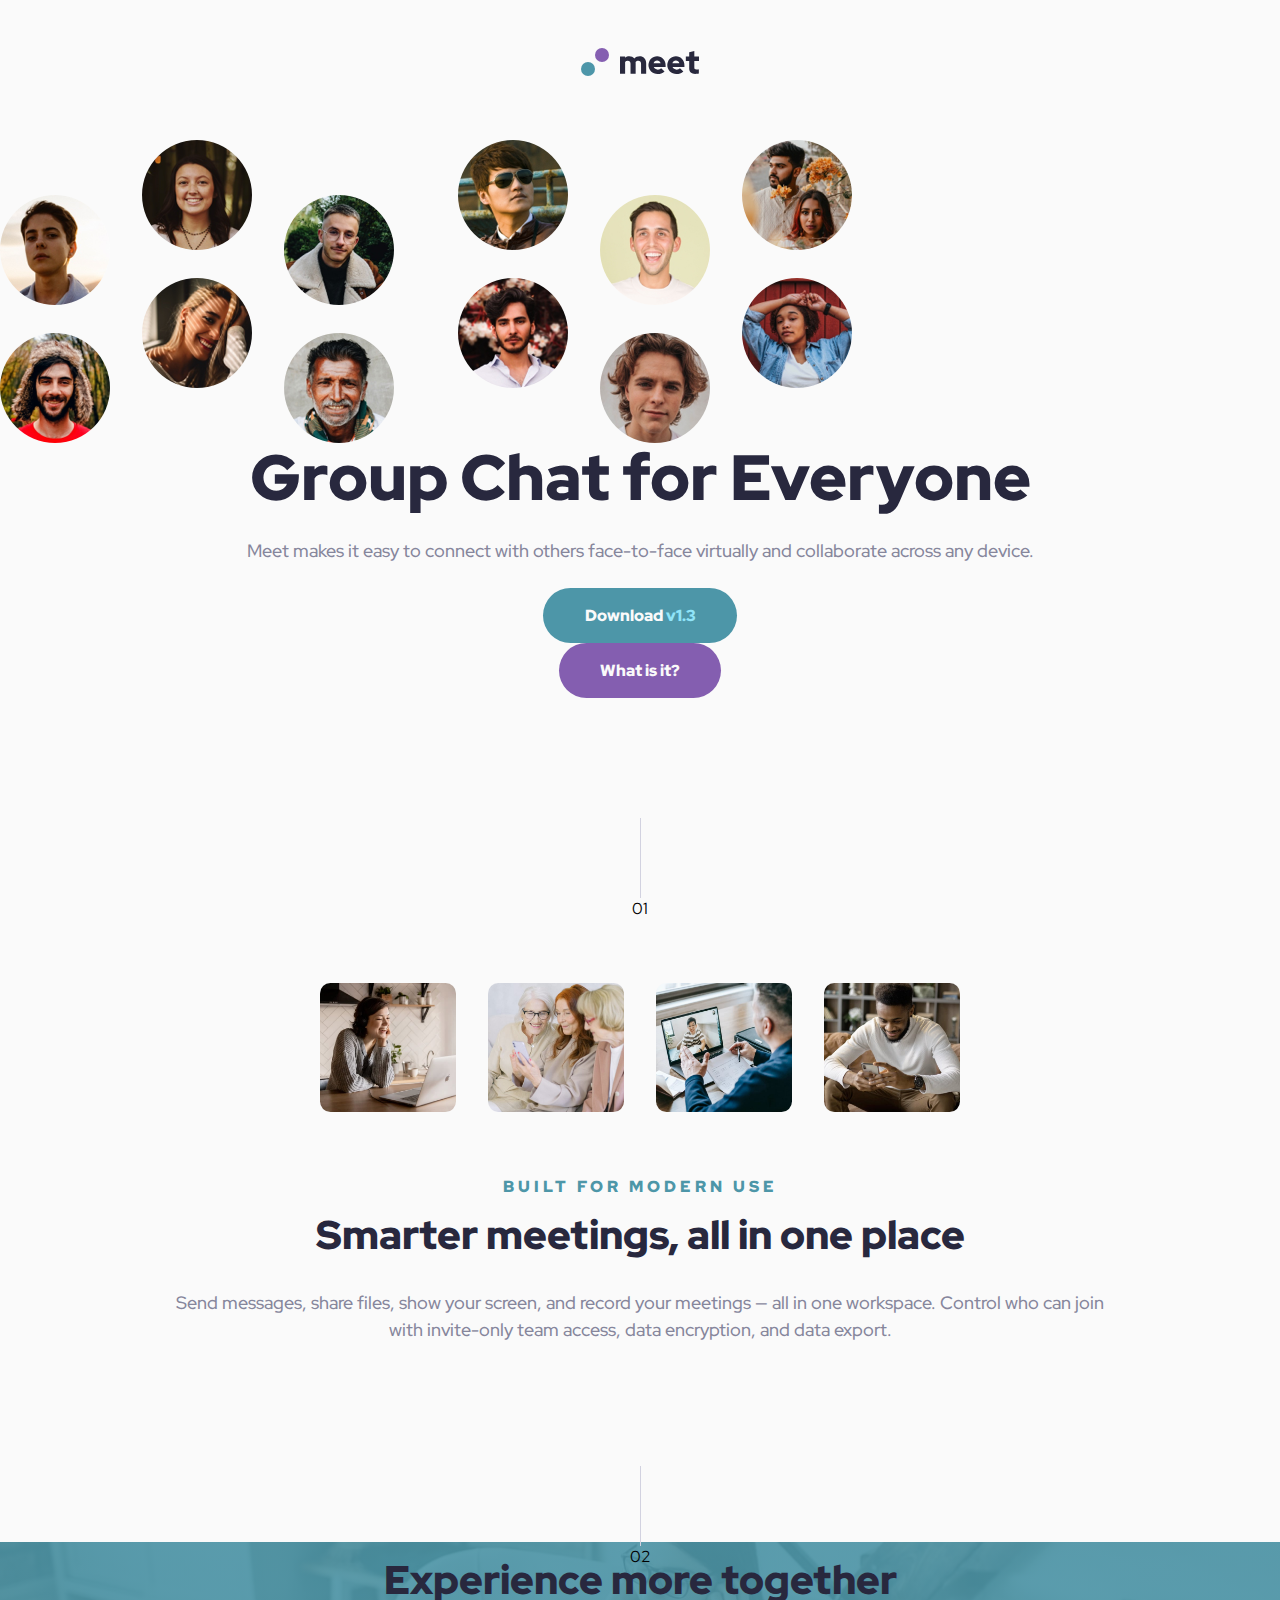
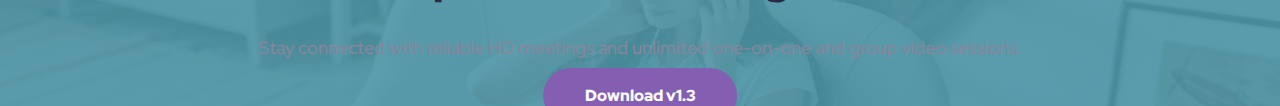
<file: index.html>
<!DOCTYPE html>
<html lang="en">
<head>
  <meta charset="UTF-8">
  <meta name="viewport" content="width=device-width, initial-scale=1.0">
  <link rel="icon" type="image/png" sizes="32x32" href="./assets/favicon-32x32.png">
  <link rel="preconnect" href="https://fonts.googleapis.com">
  <link rel="preconnect" href="https://fonts.gstatic.com" crossorigin>
  <link href="https://fonts.googleapis.com/css2?family=Red+Hat+Display:wght@300..900&display=swap" rel="stylesheet">
  <link rel="stylesheet" href="styles.css">
  <title>Frontend Mentor | Meet landing page</title>
</head>
<body>
  <header>
    <div class="logo">
      <img src="assets/logo.svg" alt="meet-logo">
    </div>
  </header>

  <main>
    <div class="hero-cluster">
          <img src="assets\desktop\image-hero-left.png"  alt="hero-photos-left">
          <img src="assets\desktop\image-hero-right.png"  alt="hero-photos-right">
        </div>
    <div class="container">
      <section class="group-chat">
        <div class="wrapper">
          <h1>Group Chat for Everyone</h1>
          <p>Meet makes it easy to connect with others face-to-face virtually and collaborate across any device.</p>
          <a href="#" class="btn download">Download <span>v1.3</span></a>
          <a href="#" class="btn whatisit">What is it?</a>
      </div>
      </section>
      <section class="modern-use">
        <div class="wrapper">
          <div class="vertical-line"></div>
          <div class="page1">01</div>
          <div class="people-img">
            <img src="assets\desktop\image-woman-in-videocall.jpg" alt="">
            <img src="assets\desktop\image-women-videochatting.jpg" alt="">
            <img src="assets\desktop\image-men-in-meeting.jpg" alt="">
            <img src="assets\desktop\image-man-texting.jpg" alt="">
          </div>
          <div class="text">
            <h4>Built for modern use</h4>
            <h2>Smarter meetings, all in one place</h2>
            <p>Send messages, share files, show your screen, and record your meetings — all in one 
            workspace. Control who can join with invite-only team access, data encryption, and data export.</p>
          </div>
        </div>
      </section>      
    </div>
  </main>
<footer>
  <section class="next-page">
    <div class="line">
      <div class="vertical-line"></div>
      <div class="page1">02</div>
    </div>
  </section>
  
  <section class="more-together">
    <div class="wrapper">
      <div class="info">
        <h2>Experience more together</h2>
        <p>Stay connected with reliable HD meetings and unlimited one-on-one and group video sessions.</p>
        <a href="#" class="btn download-purple">Download <span>v1.3</span></a>
      </div>
  </div>
  </section>
</footer>
</body>
</html>
</file>
<file: styles.css>
:root{
    --cyan600: hsl(192, 37%, 48%);
    --cyan300: hsl(192, 90%, 77%);

    --purple600: hsl(268, 34%, 53%);
    --purple300: hsl(268, 100%, 86%);

    --slate900: hsl(240, 21%, 20%);
    --slate600: hsl(240, 10%, 57%);
    --slate300: hsl(240, 18%, 85%);

    --white: hwb(0 98% 2%);

    --txt-1-size: 4rem;
    --txt-1-lineheight: 1.1;
    --txt-1-size-mob: 2.5rem;
    --txt-1-lineheight-mob: 1.1;

    --txt-2-size: 2.5rem;
    --txt-2-lineheight: 1.1;
    --txt-2-size-mob: 2rem;
    --txt-2-lineheight-mob: 1.1;

    --txt-3-size: 1rem;
    --txt-3-lineheight: 1.1;
    --txt-3-letterspacing: 0.25rem;
    --txt-3-size-mob: 0.75rem;
    --txt-3-lineheight-mob: 1.1;

    --txt-4-size: 1.125rem;
    --txt-4-lineheight: 1.1;
    --txt-4-weight: 500;

    --txt-5-size: 1rem;
    --txt-5-lineheight: 1.5;

    --container: 19.063rem;
}
h1{margin: 0; color: var(--slate900); font-size: var(--txt-1-size-mob); line-height: var(--txt-1-lineheight-mob); font-weight: 900;}
p{color: var(--slate600); font-weight: 500; font-size: var(--txt-5-size); line-height: var(--txt-5-lineheight); margin: 1.5rem 0;}
h4{margin: 0; color: var(--cyan600); font-weight: 900; font-size: var(--txt-3-size-mob); letter-spacing: var(--txt-3-letterspacing); text-transform: uppercase;}
h2{margin: 1rem 0 2rem 0; color: var(--slate900); font-size: var(--txt-2-size-mob); line-height: var(--txt-2-lineheight-mob); font-weight: 900;}
body{
    background-color: var(--white);
    margin: 0;
    font-family: "Red Hat Display", sans-serif;
}
.container{
    width: var(--container);
}

.logo{
    display: flex;
    margin-top: 3rem;
    justify-content: center;
}

.hero-cluster img{
    height: 10rem;
}
.hero-cluster{
    margin-top: 4rem; 
    display: grid;
    grid-template-columns: repeat(2,1fr);
    place-items: center;
    gap: 1.063rem;
}
.group-chat-block{
    margin-top: 3rem;
    display: grid;
    justify-self: center;
    grid-column: 1 / -1;
}

.wrapper{
    text-align: center;
    display: flex;
    overflow: hidden;
    flex-direction: column;
    align-items: center;
    justify-content: center;
}

.btn-block{
    display: grid;
    place-items: center;
    gap: 1.063rem;
}
.btn{
    padding: 1.063rem 2.58rem;
    text-decoration: none;
    border-radius: 10rem;
    font-weight: 900;
    font-size: var(--txt-5-size);
    color: var(--white);
}
.download{ 
    background-color: var(--cyan600);
}
.download:hover{ 
    background-color: #71C0D4;
}
.download span{
    color: var(--cyan300);
}
.download-purple{
    background-color: var(--purple600);
}
.download-purple:hover{
    background-color: #B18BDD;
}
.whatisit{   
    background-color: var(--purple600);
}
.whatisit:hover{
    background-color: #B18BDD;
}

.pagenum{
    width: 54px;
    height: 54px;
    color: var(--slate600);
    background-color: var(--white);
    font-weight: 900;
    font-size: var(--txt-5-size);
    border: 1px solid var(--slate300);
    border-radius: 50%;
    display: flex;
    align-items: center;
    justify-content: center;
}
.vertical-line {
    border-left: 1px solid var(--slate300);
    height: 5rem;
}

.people-img img{
    max-width: 100%;
    border-radius: 0.65rem;
}
.people-img{
    margin-top: 4rem;
    display: grid;
    grid-template-columns: repeat(2, 1fr);
    gap: clamp(0.7rem, 1rem, 1.2rem);   
}
.modern-use{
    margin-top: 4rem;
}
.modern-use-block{
    margin-top: 4rem;
}
.modern-use-block p{
    margin: 0;
}



.more-together{
    background-image: linear-gradient(rgb(from var(--cyan600) r g b / 0.9), 
    rgb(from var(--cyan600) r g b / 0.9)
    ),
    url("assets/mobile/image-footer.jpg");
    background-size: cover;
    background-repeat: no-repeat;
}

.next-page{
    position: relative;
    margin-top: 10.938rem;
}
.line{
    position: absolute;
    display: grid; place-items: center;
    align-self: center;
    justify-self: center;
    bottom: -25px;
}
.more-together-block{
    padding: 4rem 0;
    display: grid;
    grid-template-columns: 1fr;
    place-items: center;
}
.more-together-block span{
    color: var(--purple300);
}
.more-together-block h2{
    margin: 0;
    color: var(--white);
    font-weight: 900;
    font-size: var(--txt-2-size-mob);
    line-height: var(--txt-4-lineheight);   
}
.more-together-block p{
    color: var(--white);
    font-weight: var(--txt-4-weight);
    font-size: 1rem;
    line-height: 1.5;
    margin-top: 1.5rem;
}

@media (min-width: 24rem){
    .container{
        width: auto;
        margin: 0 2.75rem;
    }

    h1{
        font-size: 3rem;
    }
    h4{
        font-size: 0.875rem;
    }
    h2{
        font-size: 2.25rem;
    }

    .hero-cluster img{
        height: 18.938rem;
    }
    .hero-cluster{
        gap: 2rem;
    }
    .group-chat-block{
        margin: 2.5rem 2.75rem 0 2.75rem;
        width: 25.125rem;
    }

    .btn-block{
        display: grid;      
    }
    .download{
        justify-self: end;
        grid-column: 1;
    }
    .whatisit{
        justify-self: start;
        grid-column: 2;
    }

    .people-img{
        grid-template-columns: repeat(4, 1fr);
        gap: clamp(0.5rem, 1.5rem, 2.5rem);   
        margin: 4rem 2.75rem;
    }
    .modern-use{
        margin-top: 7.5rem;
    }
    
    
    .more-together{
        background-image: linear-gradient(rgb(from var(--cyan600) r g b / 0.9), 
        rgb(from var(--cyan600) r g b / 0.9)
        ),
        url("assets/tablet/image-footer.jpg");
    }
    .modern-use-block, .more-together-block{
        width: 31.5rem;
    }
    .more-together-block h2{
        font-size: 2.25rem;
    }
    .more-together-block p{
        font-size: 1rem;
    }
}

@media (min-width: 80rem){
    .container{
        width: auto;
        margin: 0 10rem;
    }

    h1{
        font-size: var(--txt-1-size);
    }
    p{
        font-size: var(--txt-4-size);
    }
    h4{
        font-size: var(--txt-3-size);
    }
    h2{
        font-size: var(--txt-2-size);
    }
    

    .hero-cluster{
        grid-template-columns: repeat(3,1fr);
        gap: 4rem;
    }
    .group-chat-block{
        grid-row: 1;
        grid-column: 2;
        margin: 0;
    }
    .hero-left{
        justify-self: start;
    }
    .hero-right{
        align-self: flex-end;
        justify-self: end;
    }

    .people-img{
        gap: clamp(1rem, 2rem, 3rem);   
        margin: 4rem 10rem;
    }
    .modern-use-block{
        width: 33.25rem;
    }

    .more-together{
        background-image: linear-gradient(rgb(from var(--cyan600) r g b / 0.9), 
        rgb(from var(--cyan600) r g b / 0.9)
        ),
        url("assets/desktop/image-footer.jpg");
    }
    .more-together-block{
        grid-template-columns: repeat(3, 1fr);
        padding: 7rem 0;
        align-items: start;
    }
    .more-together-block h2{
        font-size: var(--txt-2-size);
        text-align: left;
    }
    .more-together-block p{
        font-size: var(--txt-4-size);
        text-align: left;
        margin: 0;
    }
}
</file>
